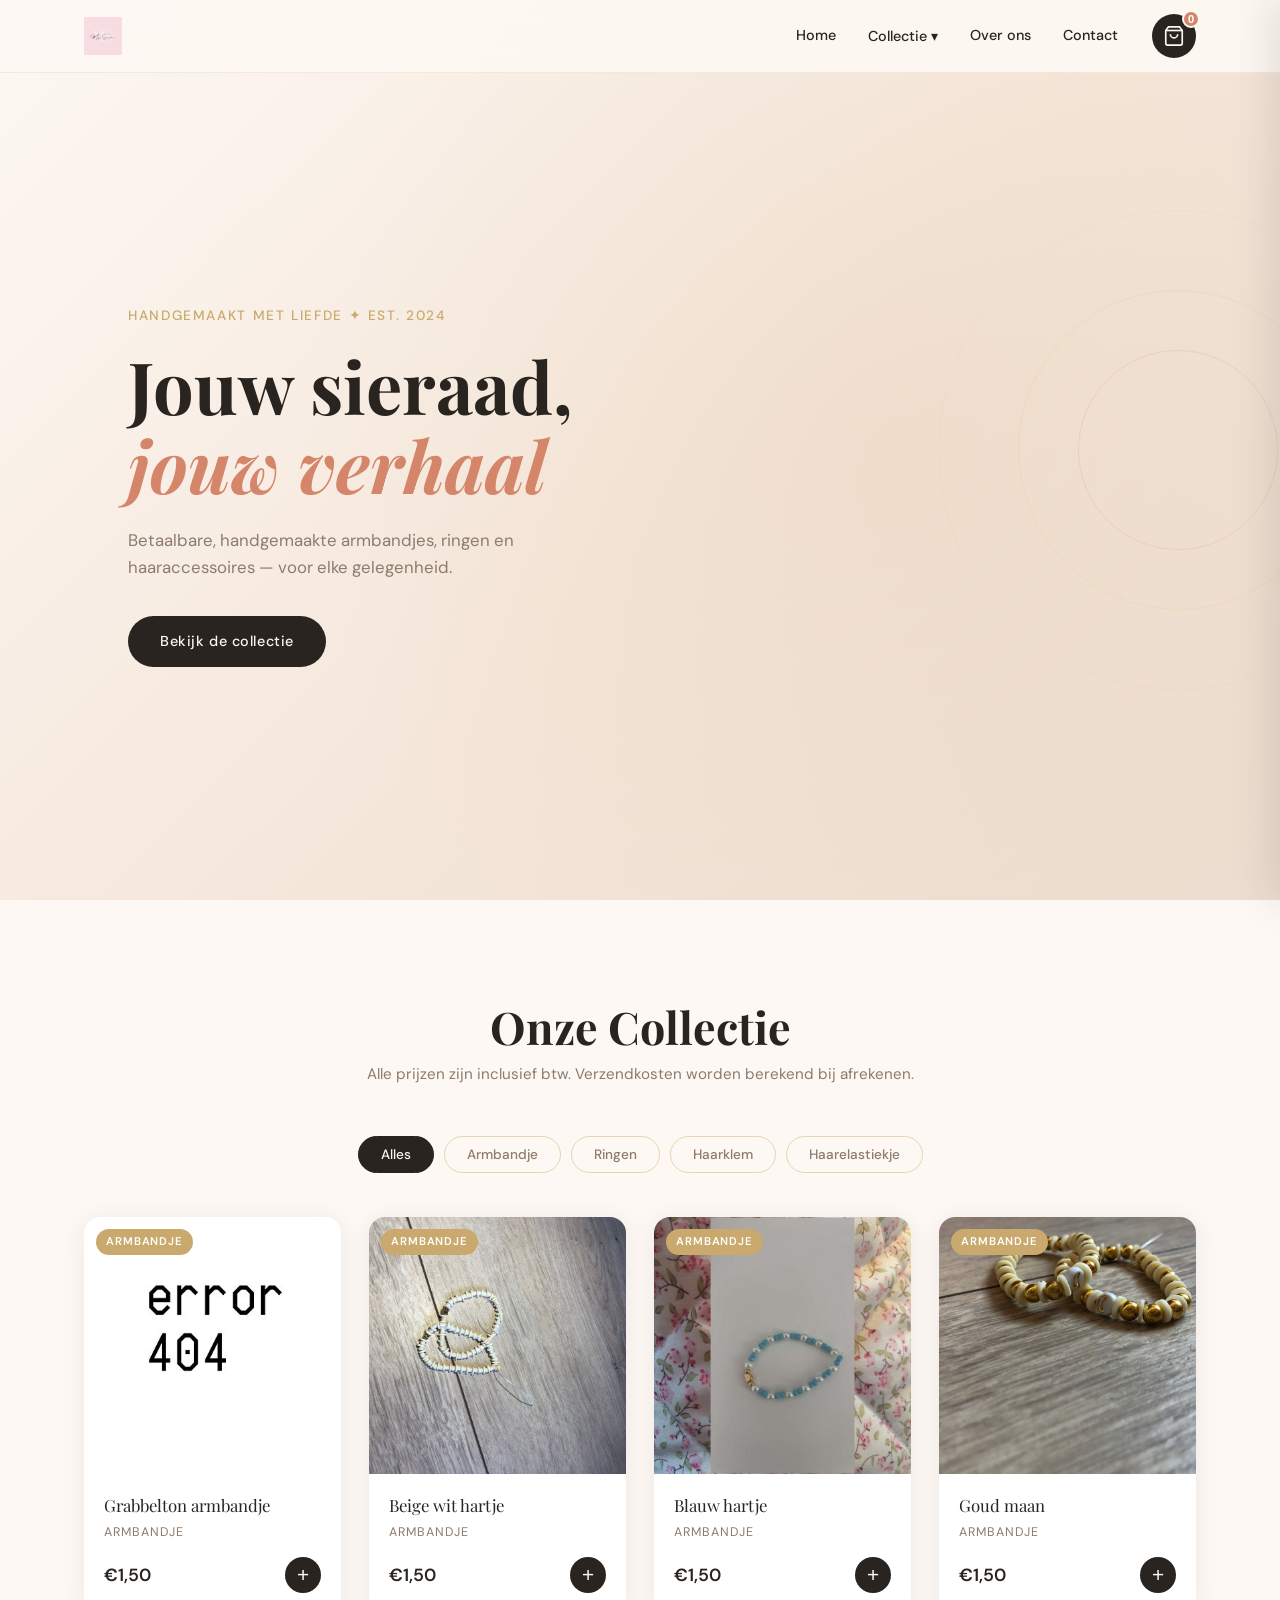
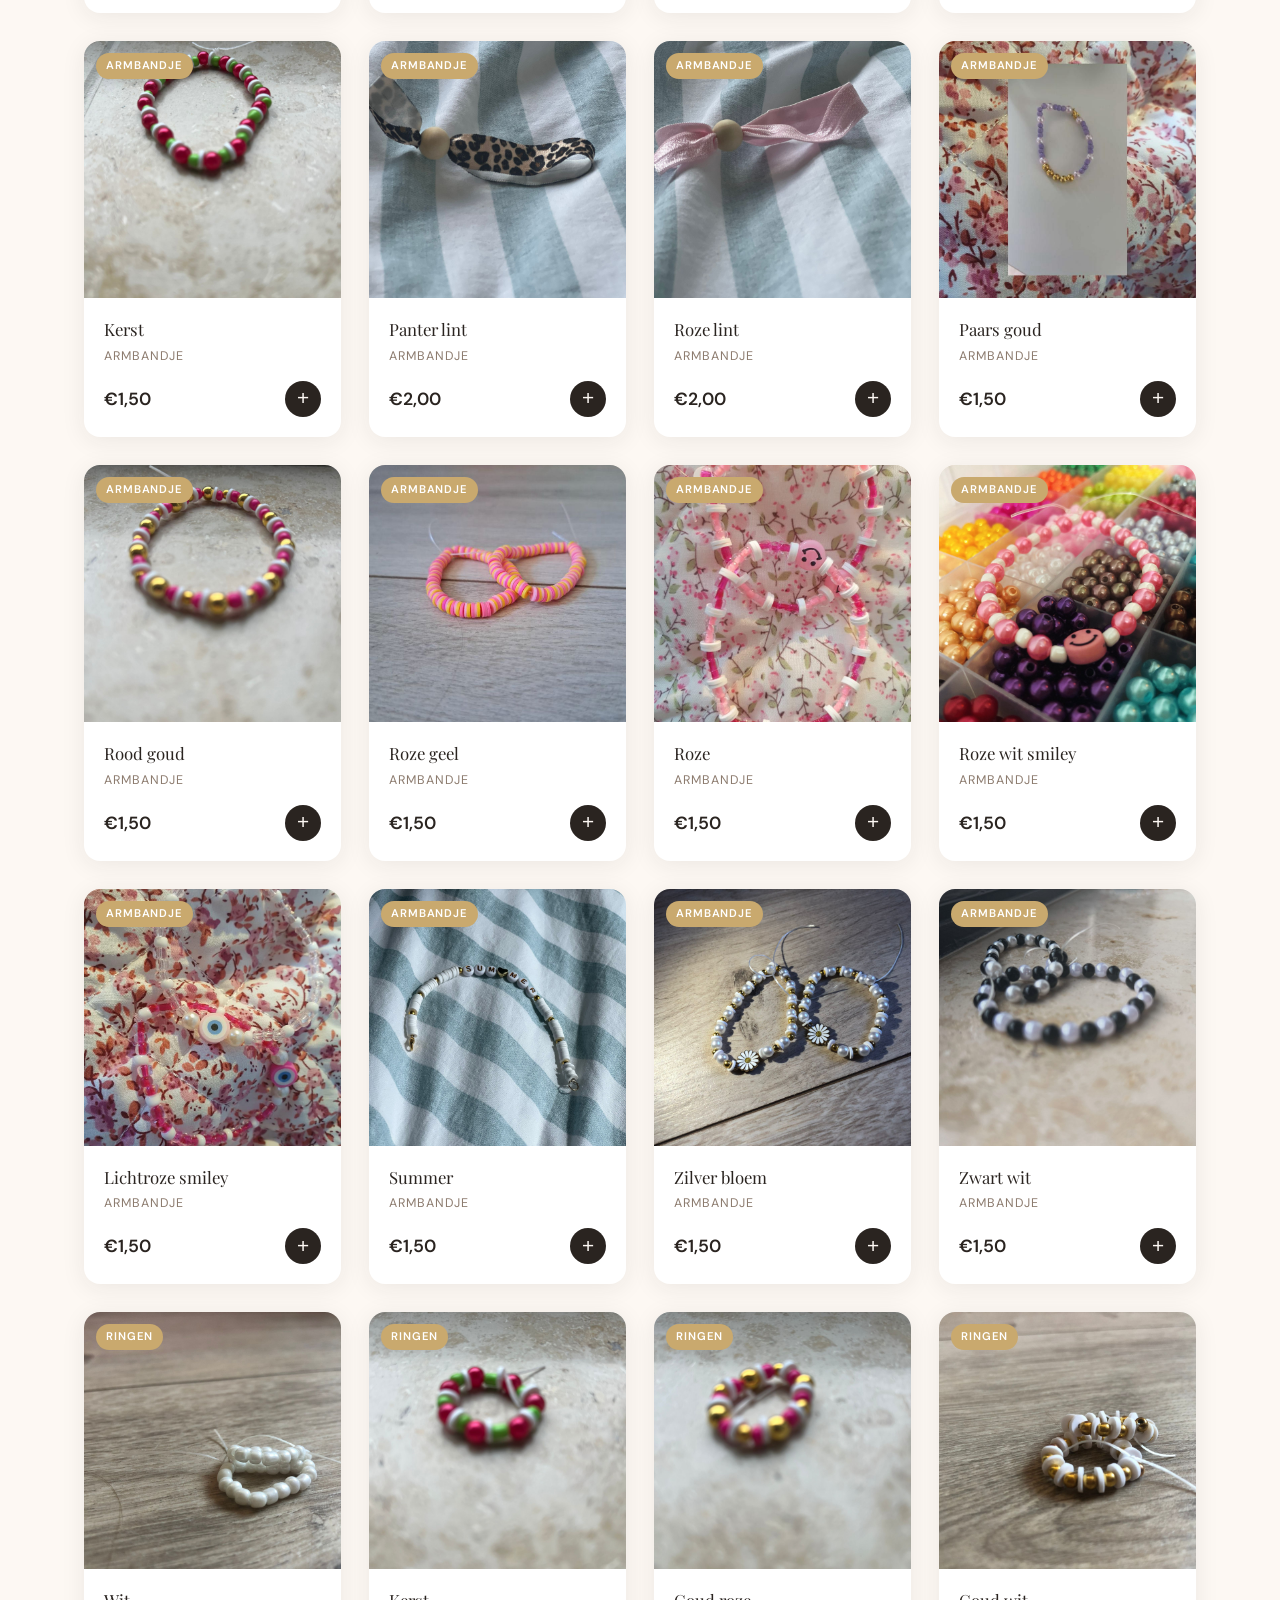
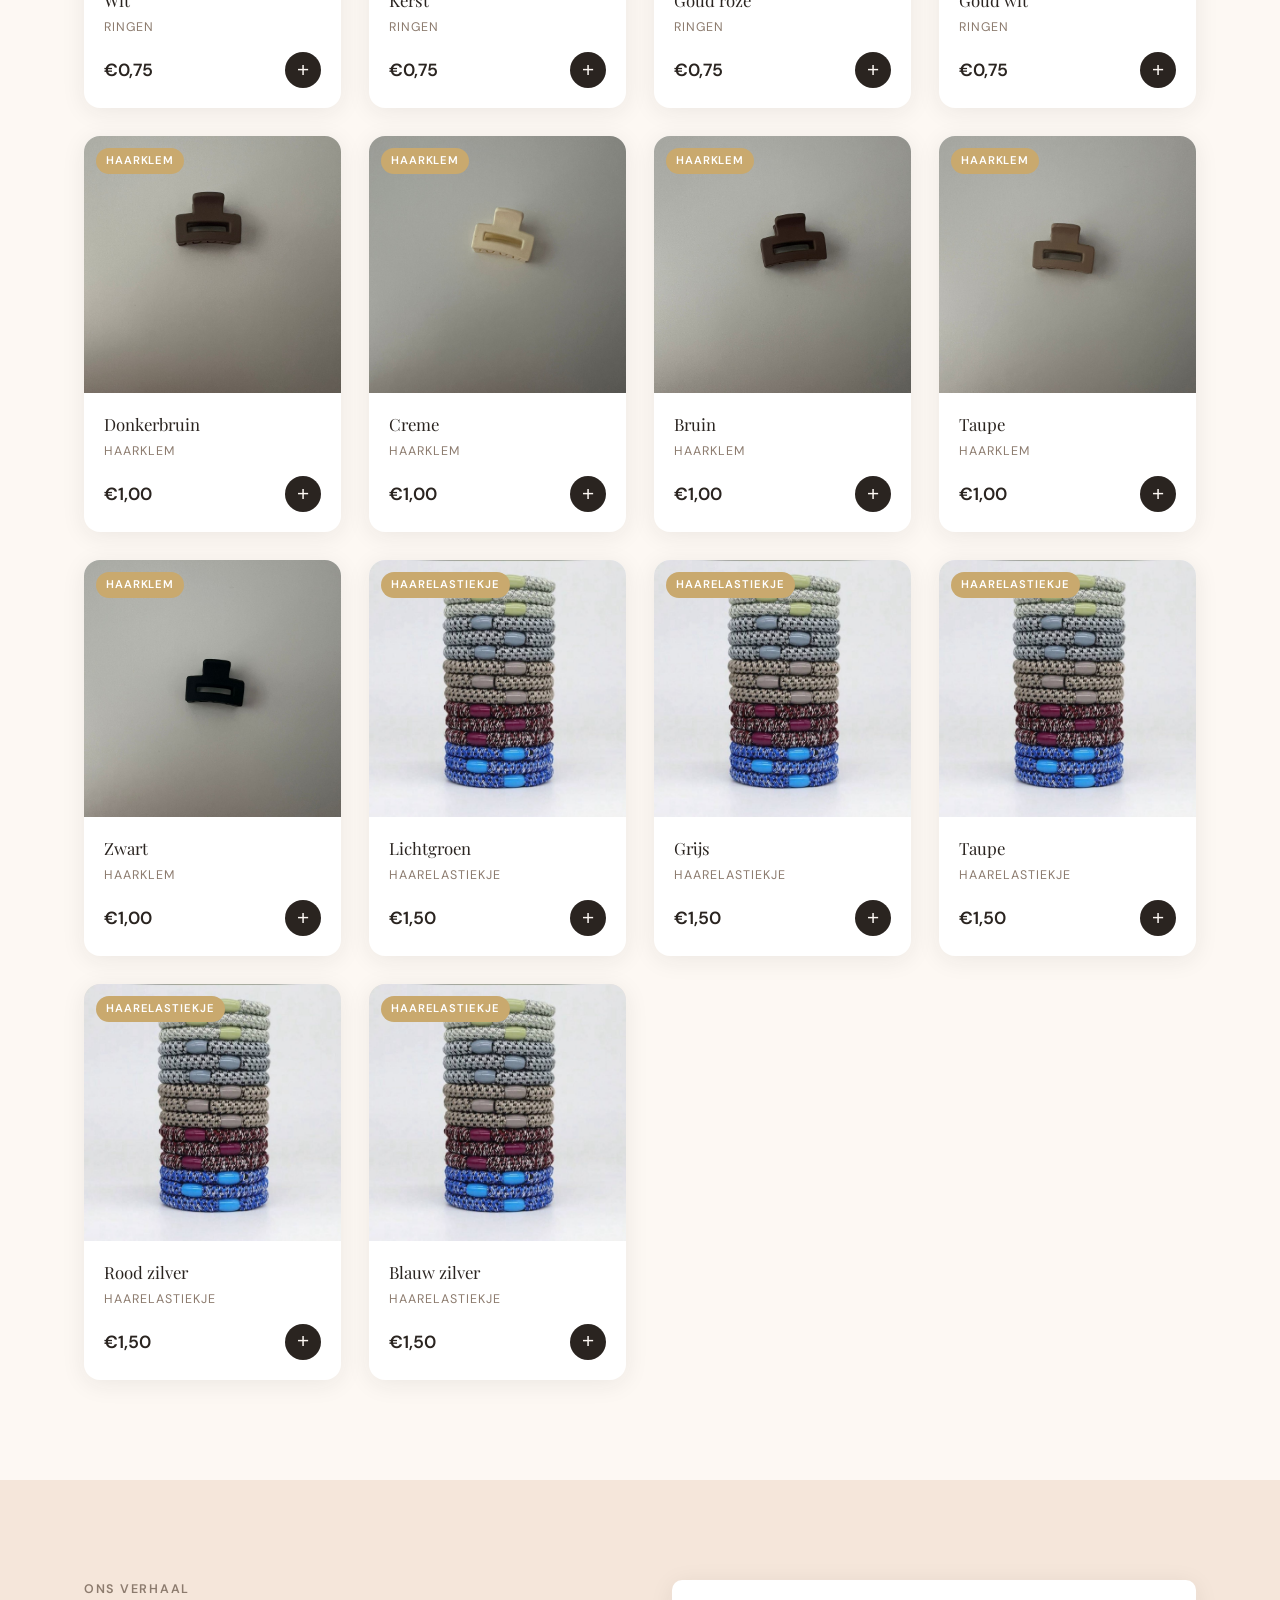
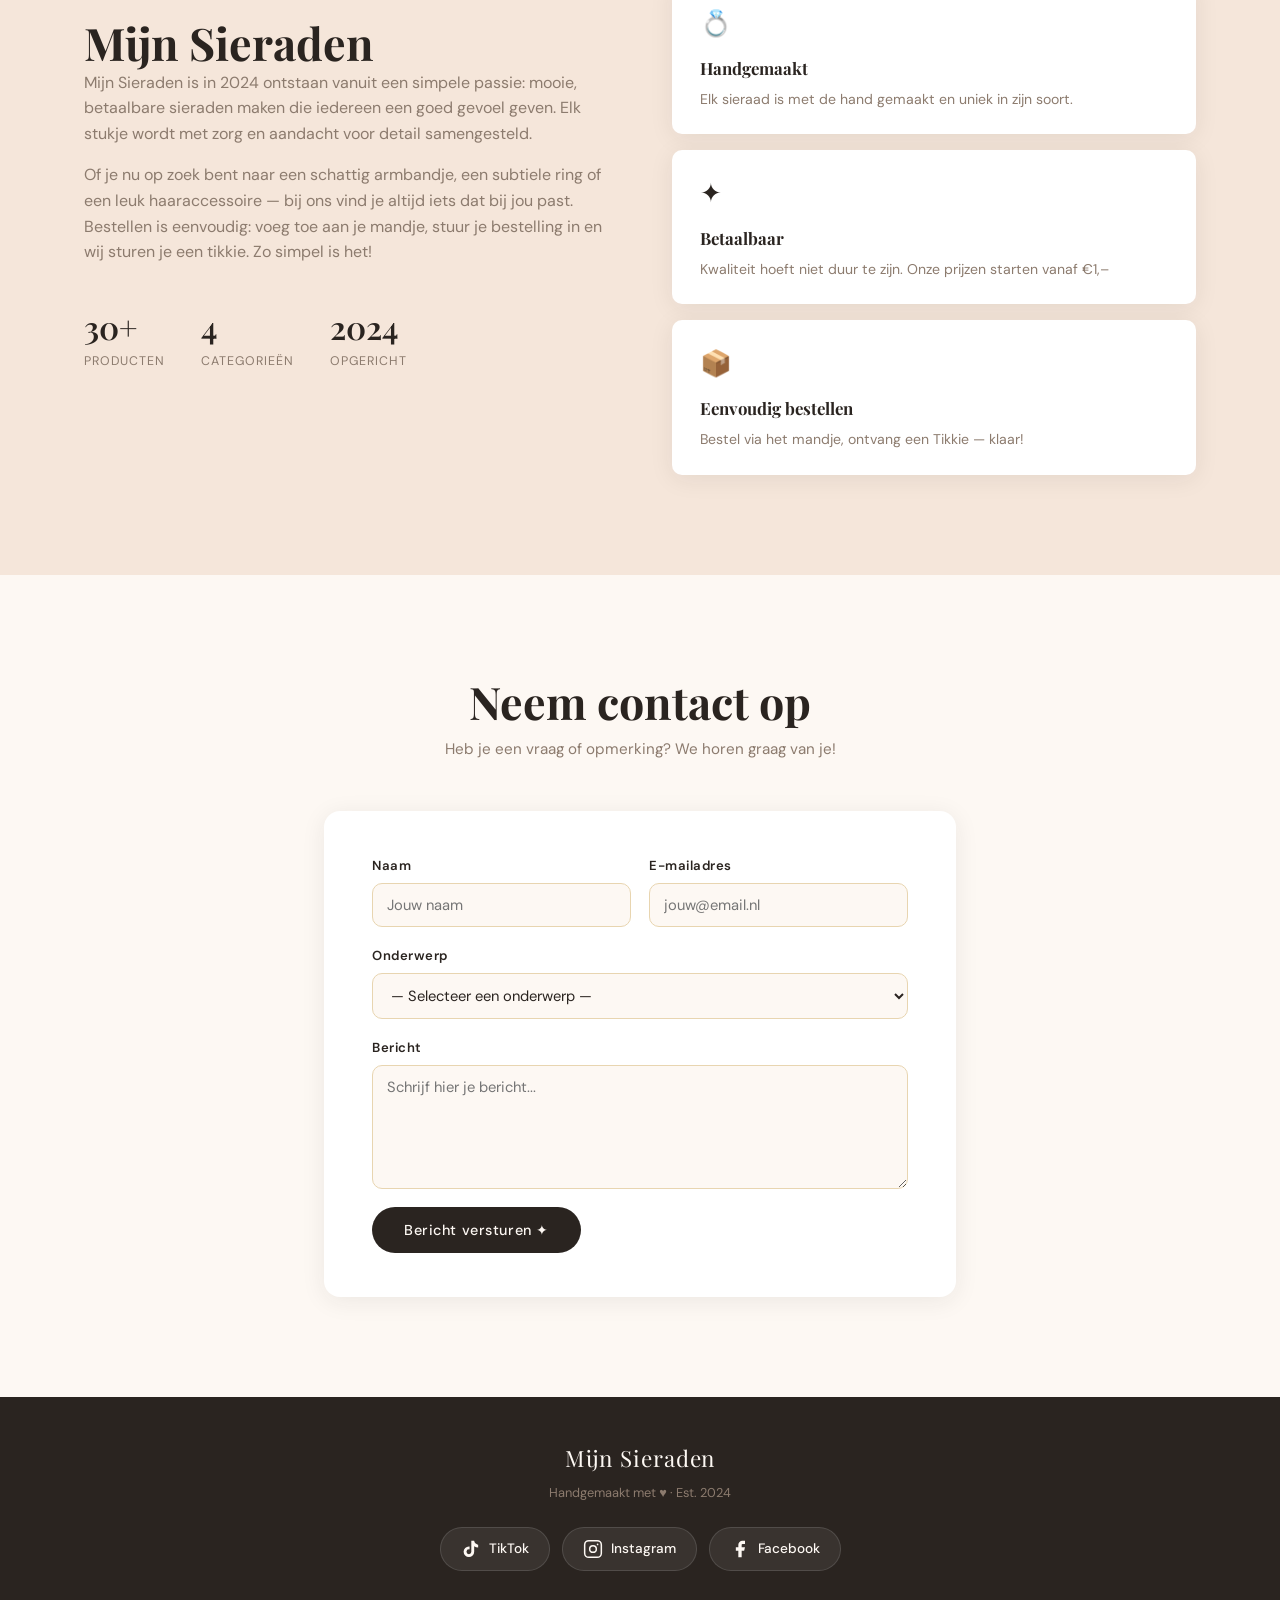
<file: index.html>
<!DOCTYPE html>
<html lang="nl">
<head>
  <meta charset="UTF-8" />
  <meta name="viewport" content="width=device-width, initial-scale=1.0" />
  <title>Mijn Sieraden – Handgemaakte sieraden</title>
  <link rel="icon" href="images/logopng.ico" />
  <link rel="preconnect" href="https://fonts.googleapis.com" />
  <link href="https://fonts.googleapis.com/css2?family=Playfair+Display:ital,wght@0,400;0,600;1,400&family=DM+Sans:wght@300;400;500&display=swap" rel="stylesheet" />
  <link rel="stylesheet" href="style.css" />
</head>
<body>

  <!-- NAVIGATION -->
  <nav class="nav" id="nav">
    <div class="nav-inner">
      <a href="#home" class="logo">
        <img src="images/logopng.png" alt="Mijn Sieraden" onerror="this.style.display='none'; this.nextSibling.style.display='inline'" />
        <span style="display:none">Mijn Sieraden</span>
      </a>

      <div class="nav-links">
        <a href="#home" class="nav-link">Home</a>
        <div class="dropdown">
          <button class="nav-link dropdown-toggle">Collectie ▾</button>
          <div class="dropdown-menu" id="dropdownMenu">
            <a href="#shop" class="dropdown-item" data-filter="Alles">✦ Alles</a>
            <!-- filled by JS -->
          </div>
        </div>
        <a href="#over-ons" class="nav-link">Over ons</a>
        <a href="#contact" class="nav-link">Contact</a>
      </div>

      <button class="cart-btn" id="cartBtn" aria-label="Winkelmandje">
        <svg width="22" height="22" viewBox="0 0 24 24" fill="none" stroke="currentColor" stroke-width="1.8"><path d="M6 2L3 6v14a2 2 0 002 2h14a2 2 0 002-2V6l-3-4z"/><line x1="3" y1="6" x2="21" y2="6"/><path d="M16 10a4 4 0 01-8 0"/></svg>
        <span class="cart-count" id="cartCount">0</span>
      </button>

      <button class="burger" id="burger" aria-label="Menu">
        <span></span><span></span><span></span>
      </button>
    </div>

    <!-- Mobile menu -->
    <div class="mobile-menu" id="mobileMenu">
      <a href="#home" class="mobile-link">Home</a>
      <a href="#shop" class="mobile-link">Collectie</a>
      <a href="#over-ons" class="mobile-link">Over ons</a>
      <a href="#contact" class="mobile-link">Contact</a>
    </div>
  </nav>

  <!-- HERO -->
  <section class="hero" id="home">
    <div class="hero-bg"></div>
    <div class="hero-content">
      <p class="hero-sub">Handgemaakt met liefde ✦ Est. 2024</p>
      <h1 class="hero-title">Jouw sieraad,<br /><em>jouw verhaal</em></h1>
      <p class="hero-desc">Betaalbare, handgemaakte armbandjes, ringen en haaraccessoires — voor elke gelegenheid.</p>
      <a href="#shop" class="btn-primary">Bekijk de collectie</a>
    </div>
    <div class="hero-deco">
      <div class="deco-ring r1"></div>
      <div class="deco-ring r2"></div>
      <div class="deco-ring r3"></div>
    </div>
  </section>

  <!-- SHOP -->
  <section class="section" id="shop">
    <div class="container">
      <div class="section-header">
        <h2 class="section-title">Onze Collectie</h2>
        <p class="section-sub">Alle prijzen zijn inclusief btw. Verzendkosten worden berekend bij afrekenen.</p>
      </div>

      <!-- Category filter tabs -->
      <div class="filter-tabs" id="filterTabs">
        <button class="filter-tab active" data-filter="Alles">Alles</button>
        <!-- filled by JS -->
      </div>

      <div class="product-grid" id="productGrid">
        <!-- filled by JS -->
      </div>
    </div>
  </section>

  <!-- OVER ONS -->
  <section class="section about-section" id="over-ons">
    <div class="container about-container">
      <div class="about-text">
        <p class="about-label">Ons verhaal</p>
        <h2 class="section-title">Mijn Sieraden</h2>
        <p>Mijn Sieraden is in 2024 ontstaan vanuit een simpele passie: mooie, betaalbare sieraden maken die iedereen een goed gevoel geven. Elk stukje wordt met zorg en aandacht voor detail samengesteld.</p>
        <p>Of je nu op zoek bent naar een schattig armbandje, een subtiele ring of een leuk haaraccessoire — bij ons vind je altijd iets dat bij jou past. Bestellen is eenvoudig: voeg toe aan je mandje, stuur je bestelling in en wij sturen je een tikkie. Zo simpel is het!</p>
        <div class="about-stats">
          <div class="stat"><span class="stat-num">30+</span><span class="stat-label">producten</span></div>
          <div class="stat"><span class="stat-num">4</span><span class="stat-label">categorieën</span></div>
          <div class="stat"><span class="stat-num">2024</span><span class="stat-label">opgericht</span></div>
        </div>
      </div>
      <div class="about-visual">
        <div class="about-card">
          <div class="about-icon">💍</div>
          <h3>Handgemaakt</h3>
          <p>Elk sieraad is met de hand gemaakt en uniek in zijn soort.</p>
        </div>
        <div class="about-card">
          <div class="about-icon">✦</div>
          <h3>Betaalbaar</h3>
          <p>Kwaliteit hoeft niet duur te zijn. Onze prijzen starten vanaf €1,–</p>
        </div>
        <div class="about-card">
          <div class="about-icon">📦</div>
          <h3>Eenvoudig bestellen</h3>
          <p>Bestel via het mandje, ontvang een Tikkie — klaar!</p>
        </div>
      </div>
    </div>
  </section>

  <!-- CONTACT -->
  <section class="section" id="contact">
    <div class="container contact-container">
      <div class="section-header">
        <h2 class="section-title">Neem contact op</h2>
        <p class="section-sub">Heb je een vraag of opmerking? We horen graag van je!</p>
      </div>
      <form class="contact-form" action="https://formspree.io/f/xldnbyyk" method="POST">
        <input type="hidden" name="_subject" value="Contactbericht via Mijn Sieraden" />
        <div class="form-row">
          <div class="form-group">
            <label>Naam</label>
            <input type="text" name="naam" placeholder="Jouw naam" required />
          </div>
          <div class="form-group">
            <label>E-mailadres</label>
            <input type="email" name="email" placeholder="jouw@email.nl" required />
          </div>
        </div>
        <div class="form-group">
          <label>Onderwerp</label>
          <select name="onderwerp" required>
            <option value="">— Selecteer een onderwerp —</option>
            <option value="bestelling">Vraag over mijn bestelling</option>
            <option value="product">Vraag over een product</option>
            <option value="samenwerking">Samenwerking</option>
            <option value="anders">Anders</option>
          </select>
        </div>
        <div class="form-group">
          <label>Bericht</label>
          <textarea name="bericht" rows="5" placeholder="Schrijf hier je bericht..." required></textarea>
        </div>
        <button type="submit" class="btn-primary">Bericht versturen ✦</button>
      </form>
    </div>
  </section>

  <!-- FOOTER -->
  <footer class="footer">
    <div class="container footer-inner">
      <p class="footer-logo">Mijn Sieraden</p>
      <p class="footer-sub">Handgemaakt met ♥ · Est. 2024</p>
      <div class="social-links">
        <a href="https://www.tiktok.com/@mijn.sieraden?is_from_webapp=1&sender_device=pc" target="_blank" rel="noopener" class="social-btn" aria-label="TikTok">
          <svg width="20" height="20" viewBox="0 0 24 24" fill="currentColor"><path d="M19.59 6.69a4.83 4.83 0 01-3.77-4.25V2h-3.45v13.67a2.89 2.89 0 01-2.88 2.5 2.89 2.89 0 01-2.89-2.89 2.89 2.89 0 012.89-2.89c.28 0 .54.04.79.1V9.01a6.33 6.33 0 00-.79-.05 6.34 6.34 0 00-6.34 6.34 6.34 6.34 0 006.34 6.34 6.34 6.34 0 006.33-6.34V8.69a8.18 8.18 0 004.78 1.52V6.75a4.85 4.85 0 01-1.01-.06z"/></svg>
          TikTok
        </a>
        <a href="https://www.instagram.com/mijn_sieraden2024" target="_blank" rel="noopener" class="social-btn" aria-label="Instagram">
          <svg width="20" height="20" viewBox="0 0 24 24" fill="none" stroke="currentColor" stroke-width="1.8"><rect x="2" y="2" width="20" height="20" rx="5"/><circle cx="12" cy="12" r="4"/><circle cx="17.5" cy="6.5" r="1" fill="currentColor" stroke="none"/></svg>
          Instagram
        </a>
        <a href="https://www.facebook.com/profile.php?id=61577171731627" target="_blank" rel="noopener" class="social-btn" aria-label="Facebook">
          <svg width="20" height="20" viewBox="0 0 24 24" fill="currentColor"><path d="M18 2h-3a5 5 0 00-5 5v3H7v4h3v8h4v-8h3l1-4h-4V7a1 1 0 011-1h3z"/></svg>
          Facebook
        </a>
      </div>
    </div>
  </footer>

  <!-- CART SIDEBAR -->
  <div class="cart-overlay" id="cartOverlay"></div>
  <aside class="cart-sidebar" id="cartSidebar">
    <div class="cart-header">
      <h3>Winkelmandje</h3>
      <button class="cart-close" id="cartClose">✕</button>
    </div>
    <div class="cart-items" id="cartItems">
      <p class="cart-empty">Je mandje is leeg.</p>
    </div>
    <div class="cart-footer" id="cartFooter" style="display:none">
      <div class="cart-line"><span>Subtotaal</span><span id="cartSubtotal">€0,00</span></div>
      <div class="cart-line"><span>Verzendkosten</span><span id="cartShipping">€0,00</span></div>
      <div class="cart-line cart-total-line"><strong>Totaal</strong><strong id="cartTotal">€0,00</strong></div>
      <p class="shipping-note" id="shippingNote"></p>
      <button class="btn-primary btn-full" id="checkoutBtn">Bestellen ✦</button>
    </div>
  </aside>

  <!-- ORDER MODAL -->
  <div class="modal-overlay" id="modalOverlay">
    <div class="modal" id="orderModal">
      <button class="modal-close" id="modalClose">✕</button>
      <h3>Bestelling afronden</h3>
      <p class="modal-intro">Vul je gegevens in. We sturen je een Tikkie voor het totaalbedrag.</p>
      <form id="orderForm" action="https://formspree.io/f/xovwdgvq" method="POST">
        <input type="hidden" name="_subject" value="Nieuwe bestelling – Mijn Sieraden" />
        <input type="hidden" name="bestelling_details" id="orderDetailsInput" />
        <div class="form-row">
          <div class="form-group">
            <label>Naam</label>
            <input type="text" name="naam" placeholder="Jouw naam" required />
          </div>
          <div class="form-group">
            <label>E-mailadres</label>
            <input type="email" name="email" placeholder="jouw@email.nl" required />
          </div>
        </div>
        <div class="form-group">
          <label>Telefoonnummer (optioneel)</label>
          <input type="tel" name="telefoon" placeholder="+31 6 12345678" />
        </div>
        <div class="form-group">
          <label>Opmerking (optioneel)</label>
          <textarea name="opmerking" rows="2" placeholder="Bijv. kleur voorkeur, cadeau, etc."></textarea>
        </div>
        <div class="order-summary" id="modalSummary"></div>
        <button type="submit" class="btn-primary btn-full">Bestelling plaatsen ✦</button>
      </form>
    </div>
  </div>

  <script src="app.js"></script>
</body>
</html>
</file>
<file: style.css>
/* ===== RESET & BASE ===== */
*, *::before, *::after { box-sizing: border-box; margin: 0; padding: 0; }

:root {
  --cream: #fdf8f3;
  --blush: #f5e6da;
  --rose: #d4856a;
  --rose-dark: #b8694f;
  --gold: #c9a96e;
  --gold-light: #e8d5b0;
  --charcoal: #2a2420;
  --warm-grey: #8c7b6e;
  --white: #ffffff;
  --shadow: 0 4px 24px rgba(42,36,32,0.08);
  --shadow-lg: 0 12px 48px rgba(42,36,32,0.14);
  --radius: 16px;
  --radius-sm: 10px;
  --nav-h: 72px;
  --transition: 0.25s ease;
}

html { scroll-behavior: smooth; }

body {
  font-family: 'DM Sans', sans-serif;
  background: var(--cream);
  color: var(--charcoal);
  line-height: 1.6;
  overflow-x: hidden;
}

.container { max-width: 1160px; margin: 0 auto; padding: 0 24px; }

/* ===== TYPOGRAPHY ===== */
.section-title {
  font-family: 'Playfair Display', serif;
  font-size: clamp(2rem, 4vw, 2.8rem);
  color: var(--charcoal);
  line-height: 1.2;
}
.section-sub { color: var(--warm-grey); font-size: 0.95rem; margin-top: 8px; }

/* ===== NAVIGATION ===== */
.nav {
  position: fixed; top: 0; left: 0; right: 0; z-index: 1000;
  background: rgba(253,248,243,0.94);
  backdrop-filter: blur(12px);
  border-bottom: 1px solid rgba(201,169,110,0.18);
  transition: box-shadow var(--transition);
}
.nav.scrolled { box-shadow: var(--shadow); }

.nav-inner {
  max-width: 1160px; margin: 0 auto;
  display: flex; align-items: center; gap: 8px;
  height: var(--nav-h); padding: 0 24px;
}

.logo {
  display: flex; align-items: center; gap: 10px;
  text-decoration: none;
  font-family: 'Playfair Display', serif;
  font-size: 1.25rem; color: var(--charcoal);
  font-weight: 600; letter-spacing: 0.02em;
}
.logo img { height: 38px; width: auto; object-fit: contain; }

.nav-links { display: flex; align-items: center; gap: 4px; margin-left: auto; }

.nav-link {
  background: none; border: none; cursor: pointer;
  font-family: 'DM Sans', sans-serif;
  font-size: 0.9rem; font-weight: 500;
  color: var(--charcoal);
  text-decoration: none; padding: 8px 14px;
  border-radius: 8px;
  transition: background var(--transition), color var(--transition);
}
.nav-link:hover { background: var(--blush); color: var(--rose); }

/* Dropdown */
.dropdown { position: relative; }

.dropdown-menu {
  display: none; position: absolute; top: calc(100% + 8px); left: 0;
  background: var(--white); border-radius: var(--radius-sm);
  box-shadow: var(--shadow-lg);
  border: 1px solid rgba(201,169,110,0.2);
  min-width: 200px; overflow: hidden;
  z-index: 100;
}
.dropdown:hover .dropdown-menu,
.dropdown-menu:hover { display: block; }

.dropdown-item {
  display: block; padding: 11px 18px;
  text-decoration: none; font-size: 0.88rem; font-weight: 400;
  color: var(--charcoal);
  transition: background var(--transition);
}
.dropdown-item:hover { background: var(--blush); color: var(--rose); }

/* Cart button */
.cart-btn {
  position: relative; background: var(--charcoal); border: none;
  width: 44px; height: 44px; border-radius: 50%; cursor: pointer;
  display: flex; align-items: center; justify-content: center;
  color: var(--cream); margin-left: 12px;
  transition: background var(--transition), transform var(--transition);
}
.cart-btn:hover { background: var(--rose); transform: scale(1.06); }

.cart-count {
  position: absolute; top: -4px; right: -4px;
  background: var(--rose); color: white;
  font-size: 0.7rem; font-weight: 700;
  width: 18px; height: 18px; border-radius: 50%;
  display: flex; align-items: center; justify-content: center;
  border: 2px solid var(--cream);
  transition: transform 0.2s;
}
.cart-count.bump { transform: scale(1.4); }

/* Burger */
.burger {
  display: none; flex-direction: column; gap: 5px;
  background: none; border: none; cursor: pointer; padding: 6px; margin-left: 8px;
}
.burger span { display: block; width: 22px; height: 2px; background: var(--charcoal); border-radius: 2px; transition: var(--transition); }

.mobile-menu {
  display: none; flex-direction: column;
  padding: 12px 24px 20px;
  border-top: 1px solid var(--blush);
}
.mobile-menu.open { display: flex; }
.mobile-link {
  text-decoration: none; color: var(--charcoal);
  font-size: 1.05rem; font-weight: 500;
  padding: 12px 0; border-bottom: 1px solid var(--blush);
}
.mobile-link:last-child { border-bottom: none; }

/* ===== HERO ===== */
.hero {
  min-height: 100svh; display: flex; align-items: center;
  position: relative; overflow: hidden;
  padding-top: var(--nav-h);
}

.hero-bg {
  position: absolute; inset: 0;
  background: linear-gradient(135deg, var(--cream) 0%, var(--blush) 55%, #edddd0 100%);
}

.hero-bg::after {
  content: '';
  position: absolute; inset: 0;
  background-image: radial-gradient(circle at 70% 50%, rgba(201,169,110,0.12) 0%, transparent 60%);
}

.hero-content {
  position: relative; z-index: 2;
  max-width: 600px; padding: 60px 24px 60px 10vw;
}

.hero-sub {
  font-size: 0.85rem; font-weight: 500; letter-spacing: 0.12em;
  text-transform: uppercase; color: var(--gold);
  margin-bottom: 20px;
}

.hero-title {
  font-family: 'Playfair Display', serif;
  font-size: clamp(2.8rem, 6vw, 4.5rem);
  line-height: 1.1; color: var(--charcoal);
  margin-bottom: 22px;
}
.hero-title em { font-style: italic; color: var(--rose); }

.hero-desc {
  font-size: 1.05rem; color: var(--warm-grey);
  margin-bottom: 36px; max-width: 440px;
}

/* Deco rings */
.hero-deco { position: absolute; right: 8%; top: 50%; transform: translateY(-50%); z-index: 1; }
.deco-ring {
  position: absolute; border-radius: 50%;
  border: 1.5px solid var(--gold-light);
  opacity: 0.6;
}
.r1 { width: 320px; height: 320px; top: -160px; left: -160px; animation: spin 22s linear infinite; }
.r2 { width: 200px; height: 200px; top: -100px; left: -100px; animation: spin 14s linear infinite reverse; border-color: rgba(212,133,106,0.3); }
.r3 { width: 480px; height: 480px; top: -240px; left: -240px; animation: spin 34s linear infinite; border-color: rgba(201,169,110,0.12); }

@keyframes spin { to { transform: rotate(360deg); } }

/* ===== BUTTONS ===== */
.btn-primary {
  display: inline-block;
  background: var(--charcoal); color: var(--cream);
  font-family: 'DM Sans', sans-serif; font-size: 0.9rem; font-weight: 500;
  letter-spacing: 0.04em;
  padding: 14px 32px; border-radius: 40px;
  text-decoration: none; border: none; cursor: pointer;
  transition: background var(--transition), transform var(--transition), box-shadow var(--transition);
}
.btn-primary:hover { background: var(--rose); transform: translateY(-2px); box-shadow: 0 8px 24px rgba(212,133,106,0.35); }
.btn-full { width: 100%; text-align: center; }
.btn-outline {
  display: inline-block;
  background: transparent; color: var(--charcoal);
  border: 1.5px solid var(--charcoal);
  font-family: 'DM Sans', sans-serif; font-size: 0.85rem; font-weight: 500;
  padding: 10px 22px; border-radius: 40px;
  cursor: pointer; text-decoration: none;
  transition: all var(--transition);
}
.btn-outline:hover { background: var(--charcoal); color: var(--cream); }

/* ===== SECTIONS ===== */
.section { padding: 100px 0; }
.section-header { text-align: center; margin-bottom: 50px; }

/* ===== FILTER TABS ===== */
.filter-tabs {
  display: flex; gap: 10px; flex-wrap: wrap;
  justify-content: center; margin-bottom: 44px;
}
.filter-tab {
  background: none; border: 1.5px solid var(--gold-light);
  color: var(--warm-grey); font-family: 'DM Sans', sans-serif;
  font-size: 0.85rem; font-weight: 500;
  padding: 9px 22px; border-radius: 30px; cursor: pointer;
  transition: all var(--transition);
}
.filter-tab:hover { border-color: var(--rose); color: var(--rose); }
.filter-tab.active { background: var(--charcoal); color: var(--cream); border-color: var(--charcoal); }

/* ===== PRODUCT GRID ===== */
.product-grid {
  display: grid;
  grid-template-columns: repeat(auto-fill, minmax(240px, 1fr));
  gap: 28px;
}

.product-card {
  background: var(--white); border-radius: var(--radius);
  overflow: hidden; box-shadow: var(--shadow);
  transition: transform var(--transition), box-shadow var(--transition);
  cursor: pointer;
}
.product-card:hover { transform: translateY(-6px); box-shadow: var(--shadow-lg); }

.product-img-wrap {
  position: relative; overflow: hidden;
  aspect-ratio: 1/1; background: var(--blush);
}
.product-img-wrap img {
  width: 100%; height: 100%; object-fit: cover;
  transition: transform 0.4s ease;
}
.product-card:hover .product-img-wrap img { transform: scale(1.07); }

.product-badge {
  position: absolute; top: 12px; left: 12px;
  background: var(--gold); color: var(--white);
  font-size: 0.7rem; font-weight: 600; letter-spacing: 0.08em;
  text-transform: uppercase; padding: 4px 10px; border-radius: 20px;
}

.product-info { padding: 18px 20px 20px; }
.product-name {
  font-family: 'Playfair Display', serif;
  font-size: 1.05rem; color: var(--charcoal); margin-bottom: 4px;
}
.product-type { font-size: 0.78rem; color: var(--warm-grey); text-transform: uppercase; letter-spacing: 0.08em; margin-bottom: 14px; }
.product-footer { display: flex; justify-content: space-between; align-items: center; }
.product-price { font-size: 1.1rem; font-weight: 600; color: var(--charcoal); }

.add-btn {
  width: 36px; height: 36px; border-radius: 50%;
  background: var(--charcoal); color: var(--cream);
  border: none; font-size: 1.3rem; line-height: 1;
  cursor: pointer; display: flex; align-items: center; justify-content: center;
  transition: background var(--transition), transform var(--transition);
}
.add-btn:hover { background: var(--rose); transform: scale(1.12); }

/* ===== ABOUT ===== */
.about-section { background: var(--blush); }

.about-container {
  display: grid; grid-template-columns: 1fr 1fr; gap: 64px;
  align-items: start;
}

.about-label {
  font-size: 0.78rem; font-weight: 600; letter-spacing: 0.14em;
  text-transform: uppercase; color: var(--rose); margin-bottom: 14px;
}
.about-text p { color: var(--warm-grey); margin-bottom: 16px; }

.about-stats { display: flex; gap: 36px; margin-top: 36px; }
.stat { display: flex; flex-direction: column; }
.stat-num { font-family: 'Playfair Display', serif; font-size: 2rem; color: var(--charcoal); font-weight: 600; }
.stat-label { font-size: 0.78rem; color: var(--warm-grey); text-transform: uppercase; letter-spacing: 0.08em; }

.about-visual { display: grid; grid-template-columns: 1fr; gap: 16px; }

.about-card {
  background: var(--white); border-radius: var(--radius-sm);
  padding: 24px 28px; box-shadow: var(--shadow);
}
.about-icon { font-size: 1.6rem; margin-bottom: 10px; }
.about-card h3 { font-family: 'Playfair Display', serif; font-size: 1.05rem; margin-bottom: 6px; color: var(--charcoal); }
.about-card p { font-size: 0.88rem; color: var(--warm-grey); }

/* ===== CONTACT ===== */
.contact-container { max-width: 680px; }

.contact-form {
  background: var(--white); border-radius: var(--radius);
  padding: 44px 48px; box-shadow: var(--shadow);
}

.form-row { display: grid; grid-template-columns: 1fr 1fr; gap: 18px; }

.form-group { display: flex; flex-direction: column; gap: 7px; margin-bottom: 18px; }
.form-group label { font-size: 0.82rem; font-weight: 600; letter-spacing: 0.04em; color: var(--charcoal); }

.form-group input,
.form-group select,
.form-group textarea {
  border: 1.5px solid var(--gold-light);
  border-radius: var(--radius-sm); padding: 11px 14px;
  font-family: 'DM Sans', sans-serif; font-size: 0.92rem;
  color: var(--charcoal); background: var(--cream);
  outline: none; resize: vertical;
  transition: border-color var(--transition), box-shadow var(--transition);
}
.form-group input:focus,
.form-group select:focus,
.form-group textarea:focus {
  border-color: var(--rose);
  box-shadow: 0 0 0 3px rgba(212,133,106,0.12);
}

/* ===== CART SIDEBAR ===== */
.cart-overlay {
  position: fixed; inset: 0; background: rgba(42,36,32,0.4);
  z-index: 1100; opacity: 0; pointer-events: none;
  transition: opacity 0.3s;
}
.cart-overlay.open { opacity: 1; pointer-events: all; }

.cart-sidebar {
  position: fixed; top: 0; right: 0; bottom: 0; width: min(420px, 100vw);
  background: var(--white); z-index: 1200;
  transform: translateX(100%); transition: transform 0.35s cubic-bezier(0.4,0,0.2,1);
  display: flex; flex-direction: column;
  box-shadow: -8px 0 40px rgba(42,36,32,0.12);
}
.cart-sidebar.open { transform: translateX(0); }

.cart-header {
  display: flex; align-items: center; justify-content: space-between;
  padding: 24px 24px 20px;
  border-bottom: 1px solid var(--blush);
}
.cart-header h3 { font-family: 'Playfair Display', serif; font-size: 1.2rem; }
.cart-close {
  background: none; border: none; font-size: 1.2rem;
  cursor: pointer; color: var(--warm-grey); padding: 4px 8px;
  border-radius: 6px; transition: color var(--transition);
}
.cart-close:hover { color: var(--rose); }

.cart-items { flex: 1; overflow-y: auto; padding: 20px 24px; }
.cart-empty { color: var(--warm-grey); font-size: 0.9rem; text-align: center; margin-top: 40px; }

.cart-item {
  display: flex; gap: 14px; align-items: flex-start;
  padding: 14px 0; border-bottom: 1px solid var(--blush);
}
.cart-item-img {
  width: 60px; height: 60px; border-radius: 10px;
  object-fit: cover; background: var(--blush); flex-shrink: 0;
}
.cart-item-info { flex: 1; min-width: 0; }
.cart-item-name { font-size: 0.88rem; font-weight: 600; color: var(--charcoal); }
.cart-item-type { font-size: 0.75rem; color: var(--warm-grey); }
.cart-item-price { font-size: 0.88rem; font-weight: 600; color: var(--rose); margin-top: 4px; }
.cart-item-controls { display: flex; align-items: center; gap: 10px; margin-top: 8px; }
.qty-btn {
  background: var(--blush); border: none;
  width: 24px; height: 24px; border-radius: 50%;
  cursor: pointer; font-size: 0.9rem; font-weight: 600;
  display: flex; align-items: center; justify-content: center;
  transition: background var(--transition);
}
.qty-btn:hover { background: var(--rose); color: white; }
.qty-num { font-size: 0.85rem; font-weight: 600; min-width: 18px; text-align: center; }
.cart-item-remove {
  background: none; border: none; cursor: pointer;
  color: var(--warm-grey); font-size: 0.75rem; margin-left: auto;
  padding: 4px; transition: color var(--transition);
}
.cart-item-remove:hover { color: var(--rose); }

.cart-footer {
  padding: 20px 24px 28px;
  border-top: 1px solid var(--blush);
}
.cart-line {
  display: flex; justify-content: space-between;
  font-size: 0.88rem; color: var(--charcoal);
  margin-bottom: 10px;
}
.cart-total-line { padding-top: 10px; border-top: 1px solid var(--blush); font-size: 1rem; margin-bottom: 16px; }
.shipping-note { font-size: 0.75rem; color: var(--warm-grey); margin-bottom: 16px; line-height: 1.5; }

/* ===== ORDER MODAL ===== */
.modal-overlay {
  position: fixed; inset: 0; background: rgba(42,36,32,0.5);
  z-index: 1300; display: none; align-items: center; justify-content: center; padding: 20px;
}
.modal-overlay.open { display: flex; }

.modal {
  background: var(--white); border-radius: var(--radius);
  padding: 44px 48px; width: min(600px, 100%);
  max-height: 90vh; overflow-y: auto;
  position: relative;
  box-shadow: var(--shadow-lg);
  animation: modalIn 0.3s ease;
}
@keyframes modalIn { from { opacity: 0; transform: scale(0.94) translateY(10px); } to { opacity: 1; transform: none; } }

.modal-close {
  position: absolute; top: 18px; right: 20px;
  background: none; border: none; font-size: 1.2rem;
  cursor: pointer; color: var(--warm-grey); padding: 4px 8px;
}
.modal-close:hover { color: var(--rose); }

.modal h3 { font-family: 'Playfair Display', serif; font-size: 1.4rem; margin-bottom: 8px; }
.modal-intro { color: var(--warm-grey); font-size: 0.88rem; margin-bottom: 28px; }

.order-summary {
  background: var(--cream); border-radius: var(--radius-sm);
  padding: 18px; margin-bottom: 24px;
  font-size: 0.84rem; color: var(--charcoal);
}
.order-summary h4 { font-weight: 600; margin-bottom: 10px; font-size: 0.88rem; }
.order-summary .sum-line { display: flex; justify-content: space-between; padding: 4px 0; border-bottom: 1px solid var(--blush); }
.order-summary .sum-total { display: flex; justify-content: space-between; padding-top: 10px; font-weight: 700; }

/* ===== FOOTER ===== */
.footer {
  background: var(--charcoal); padding: 44px 0; text-align: center;
}
.footer-logo {
  font-family: 'Playfair Display', serif; font-size: 1.4rem;
  color: var(--cream); letter-spacing: 0.04em; margin-bottom: 6px;
}
.footer-sub { font-size: 0.8rem; color: var(--warm-grey); margin-bottom: 24px; }

.social-links {
  display: flex; justify-content: center; gap: 12px; flex-wrap: wrap;
}
.social-btn {
  display: inline-flex; align-items: center; gap: 8px;
  background: rgba(255,255,255,0.07);
  color: var(--cream);
  text-decoration: none;
  font-size: 0.85rem; font-weight: 500;
  padding: 10px 20px; border-radius: 30px;
  border: 1px solid rgba(255,255,255,0.12);
  transition: background var(--transition), border-color var(--transition), transform var(--transition);
}
.social-btn:hover { background: var(--rose); border-color: var(--rose); transform: translateY(-2px); }
.social-btn svg { flex-shrink: 0; }

/* ===== RESPONSIVE ===== */
@media (max-width: 900px) {
  .about-container { grid-template-columns: 1fr; gap: 40px; }
}

@media (max-width: 700px) {
  .nav-links { display: none; }
  .burger { display: flex; }
  .hero-content { padding: 40px 24px; }
  .hero-deco { display: none; }
  .contact-form { padding: 28px 24px; }
  .form-row { grid-template-columns: 1fr; }
  .modal { padding: 32px 24px; }
  .about-stats { gap: 22px; }
  .section { padding: 70px 0; }
}

@media (max-width: 480px) {
  .product-grid { grid-template-columns: repeat(2, 1fr); gap: 14px; }
  .product-info { padding: 12px 14px 14px; }
  .product-name { font-size: 0.9rem; }
}
</file>
